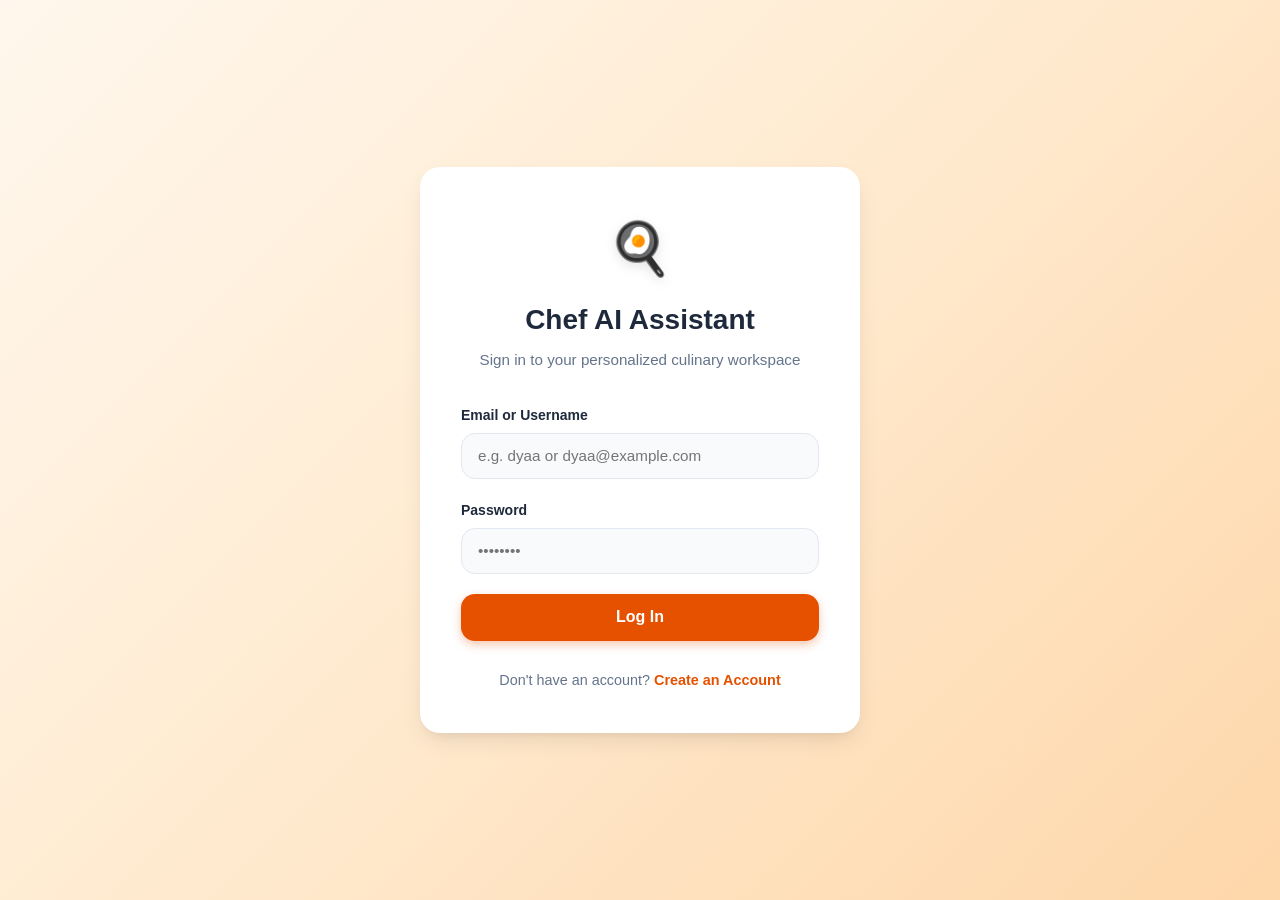
<file: frontend/index.html>
<!DOCTYPE html>
<html lang="en">
<head>
  <meta charset="UTF-8">
  <meta name="viewport" content="width=device-width, initial-scale=1.0">
  <title>Chef AI Assistant 🍳 — Your AI Culinary Companion</title>
  <link rel="stylesheet" href="styles.css">
</head>
<body>
  <div class="app-container">
    <!-- Sidebar -->
    <aside class="sidebar" id="sidebar">
      <div class="sidebar-header">
        <a href="#" class="sidebar-brand">
          <span class="logo">🍳</span>
          <h2>Chef AI</h2>
        </a>
      </div>

      <button id="btnNewChat" class="btn-new-chat">
        <span>+ New Conversation</span>
      </button>

      <div class="sidebar-section-title">My Conversations</div>
      
      <div class="conversations-list" id="conversationsList">
        <!-- Loaded dynamically via app.js -->
      </div>

      <div class="sidebar-footer">
        <div class="user-profile">
          <div class="user-avatar" id="userAvatar">U</div>
          <div class="user-meta">
            <div class="name" id="userName">User</div>
            <div class="email" id="userEmail">user@example.com</div>
          </div>
        </div>
        <button id="btnLogout" class="btn-logout" title="Sign out">Log Out</button>
      </div>
    </aside>

    <!-- Main Chat View -->
    <main class="chat-area">
      <!-- Header -->
      <header class="chat-header">
        <div class="chat-header-title">
          <button id="mobileMenuToggle" class="mobile-menu-toggle" aria-label="Toggle Menu">☰</button>
          <h2 id="currentChatTitle">New Conversation</h2>
          <div class="status-badge">
            <span class="status-dot"></span>
            <span>Chef Ready</span>
          </div>
        </div>
        <div style="display: flex; gap: 0.5rem;">
          <button id="btnSeedSample" class="btn-header-action" title="Load sample recipes like Italian Dinner, Egyptian Food, etc.">
            <span>✨ Sample Chats</span>
          </button>
          <button id="btnLastRecipe" class="btn-header-action" title="Show the latest saved recipe">
            <span>🕘 Last recipe</span>
          </button>
        </div>
      </header>

      <!-- Messages Viewport -->
      <div class="chat-messages" id="chatMessages">
        <!-- Welcome Screen shown by default -->
        <div class="welcome-container" id="welcomeScreen">
          <span class="welcome-icon">🍳</span>
          <h1 class="welcome-title">Welcome to Chef AI!</h1>
          <p class="welcome-subtitle">Your personal culinary assistant. Ask for recipes, ingredient substitutions, or cooking advice.</p>

          <div class="suggestions-grid">
            <div class="suggestion-card" data-prompt="I have chicken, rice and tomatoes. What can I cook?">
              <span class="badge">Pantry Magic</span>
              <p>"I have chicken, rice and tomatoes. What can I cook?"</p>
            </div>
            <div class="suggestion-card" data-prompt="Give me a recipe for lasagna.">
              <span class="badge">Classic Recipe</span>
              <p>"Give me a recipe for lasagna."</p>
            </div>
            <div class="suggestion-card" data-prompt="How can I make this recipe healthier?">
              <span class="badge">Healthy Twist</span>
              <p>"How can I make this recipe healthier?"</p>
            </div>
            <div class="suggestion-card" data-prompt="I don't have an oven. Can I cook it another way?">
              <span class="badge">No Oven</span>
              <p>"I don't have an oven. Can I cook it another way?"</p>
            </div>
            <div class="suggestion-card" data-prompt="What can I use instead of butter?">
              <span class="badge">Substitutions</span>
              <p>"What can I use instead of butter?"</p>
            </div>
            <div class="suggestion-card" data-prompt="How can I make authentic Egyptian Hawawshi at home?">
              <span class="badge">Egyptian Food</span>
              <p>"How can I make authentic Egyptian Hawawshi at home?"</p>
            </div>
            <div class="suggestion-card" id="btnSampleImage">
              <span class="badge">📷 Try an Image</span>
              <p>"What can I cook with the ingredients in this photo?"</p>
            </div>
          </div>
        </div>
      </div>

      <!-- Loading State Indicator -->
      <div class="loading-indicator" id="loadingIndicator">
        <span class="loading-chef-icon">👨🍳</span>
        <span>Chef is cooking...</span>
        <div class="dots-loader">
          <span></span>
          <span></span>
          <span></span>
        </div>
      </div>

      <!-- Chat Input -->
      <footer class="chat-input-wrapper">
        <!-- Attached image preview -->
        <div class="image-preview-chip" id="imagePreviewChip" style="display:none;">
          <img id="imagePreviewThumb" src="" alt="Attached image preview">
          <span class="image-preview-name" id="imagePreviewName">image.jpg</span>
          <button id="btnRemoveImage" class="btn-remove-image" title="Remove image">✕</button>
        </div>

        <div class="chat-input-card">
          <input type="file" id="imageFileInput" accept="image/*" hidden>
          <button id="btnAttachImage" class="btn-attach-image" title="Attach an image for Chef AI to look at">
            <svg width="20" height="20" viewBox="0 0 24 24" fill="none" stroke="currentColor" stroke-width="2.2" stroke-linecap="round" stroke-linejoin="round">
              <path d="M21 15v4a2 2 0 0 1-2 2H5a2 2 0 0 1-2-2V5a2 2 0 0 1 2-2h11"></path>
              <path d="M16 3h5v5"></path>
              <path d="M21 3l-9 9"></path>
            </svg>
          </button>
          <textarea 
            id="chatInput" 
            class="chat-textarea" 
            placeholder="Ask Chef AI for recipes, substitutions, or cooking tips... (or attach a photo)" 
            rows="1"
          ></textarea>
          <button id="btnSendMessage" class="btn-send" title="Send message (Enter)">
            <svg width="20" height="20" viewBox="0 0 24 24" fill="none" stroke="currentColor" stroke-width="2.2" stroke-linecap="round" stroke-linejoin="round">
              <line x1="22" y1="2" x2="11" y2="13"></line>
              <polygon points="22 2 15 22 11 13 2 9 22 2"></polygon>
            </svg>
          </button>
        </div>
        <div class="input-hint">
          Press <strong>Enter</strong> to send, <strong>Shift + Enter</strong> for a new line · 📷 attach a photo of ingredients and Chef AI will look at it
        </div>
      </footer>
    </main>
  </div>

  <!-- Toast Container -->
  <div class="toast-container" id="toastContainer"></div>

  <!-- Scripts -->
  <script src="auth.js"></script>
  <script src="app.js"></script>
</body>
</html>
</file>
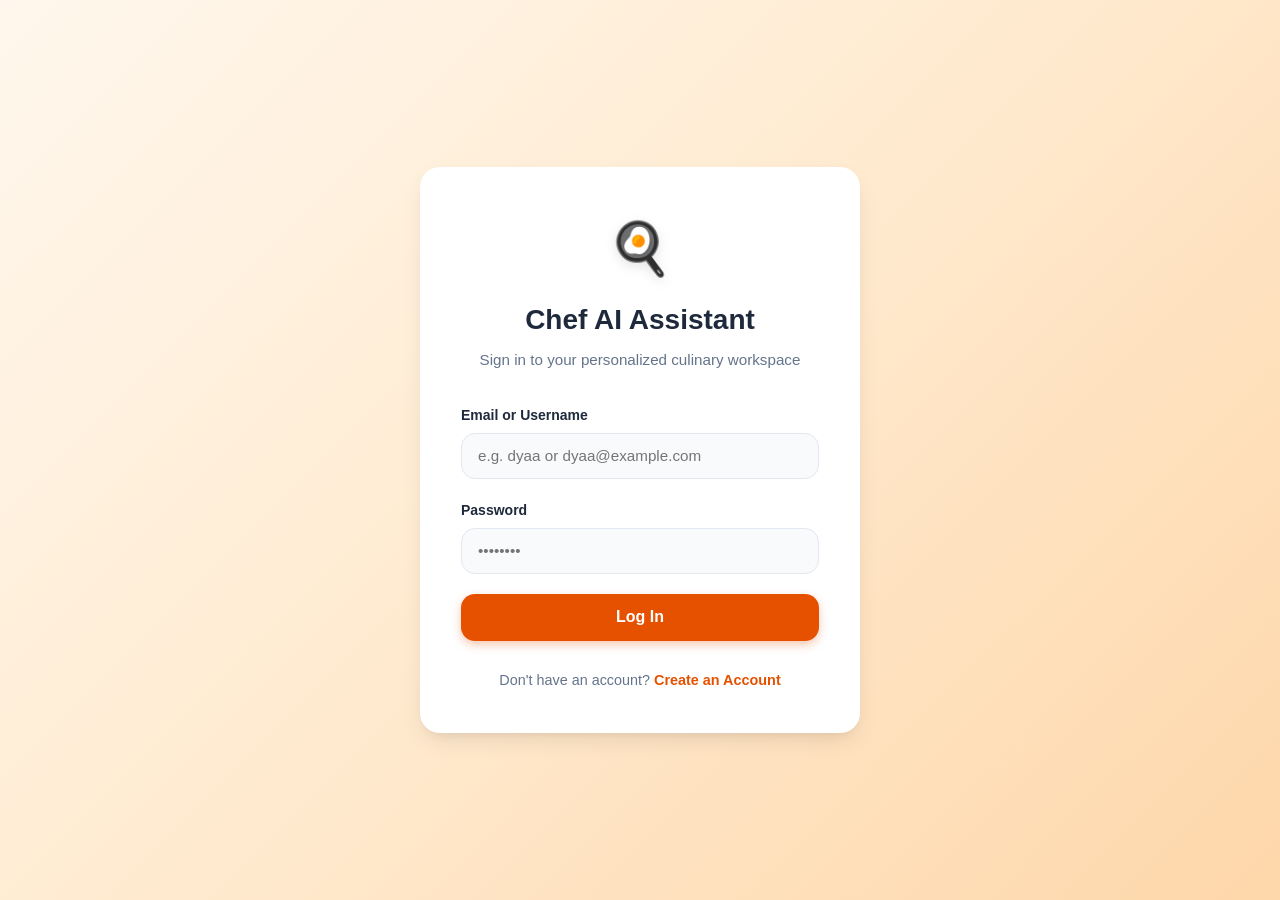
<file: frontend/login.html>
<!DOCTYPE html>
<html lang="en">
<head>
  <meta charset="UTF-8">
  <meta name="viewport" content="width=device-width, initial-scale=1.0">
  <title>Login — Chef AI Assistant 🍳</title>
  <link rel="stylesheet" href="styles.css">
</head>
<body>
  <div class="auth-wrapper">
    <div class="auth-card">
      <div class="auth-header">
        <span class="brand-icon">🍳</span>
        <h1>Chef AI Assistant</h1>
        <p>Sign in to your personalized culinary workspace</p>
      </div>

      <div id="alertBox" class="alert-box alert-error"></div>

      <form id="loginForm">
        <div class="form-group">
          <label for="loginInput">Email or Username</label>
          <input 
            type="text" 
            id="loginInput" 
            class="form-input" 
            placeholder="e.g. dyaa or dyaa@example.com" 
            required 
            autocomplete="username"
          >
        </div>

        <div class="form-group">
          <label for="passwordInput">Password</label>
          <input 
            type="password" 
            id="passwordInput" 
            class="form-input" 
            placeholder="••••••••" 
            required 
            autocomplete="current-password"
          >
        </div>

        <button type="submit" id="submitBtn" class="btn-primary">
          <span>Log In</span>
        </button>
      </form>

      <div class="auth-footer">
        Don't have an account? <a href="register.html">Create an Account</a>
      </div>
    </div>
  </div>

  <script src="auth.js"></script>
  <script>
    // Redirect if already authenticated
    redirectIfAuthenticated();

    const loginForm = document.getElementById('loginForm');
    const loginInput = document.getElementById('loginInput');
    const passwordInput = document.getElementById('passwordInput');
    const submitBtn = document.getElementById('submitBtn');
    const alertBox = document.getElementById('alertBox');

    loginForm.addEventListener('submit', async (e) => {
      e.preventDefault();
      alertBox.style.display = 'none';

      const loginVal = loginInput.value.trim();
      const passVal = passwordInput.value;

      if (!loginVal || !passVal) {
        showAlert('Please fill in all fields.');
        return;
      }

      submitBtn.disabled = true;
      submitBtn.innerHTML = '<span>Signing in... 🍳</span>';

      const result = await loginUser(loginVal, passVal);

      if (result.success) {
        window.location.href = 'index.html';
      } else {
        showAlert(result.error);
        submitBtn.disabled = false;
        submitBtn.innerHTML = '<span>Log In</span>';
      }
    });

    function showAlert(msg) {
      alertBox.textContent = msg;
      alertBox.style.display = 'block';
    }
  </script>
</body>
</html>
</file>
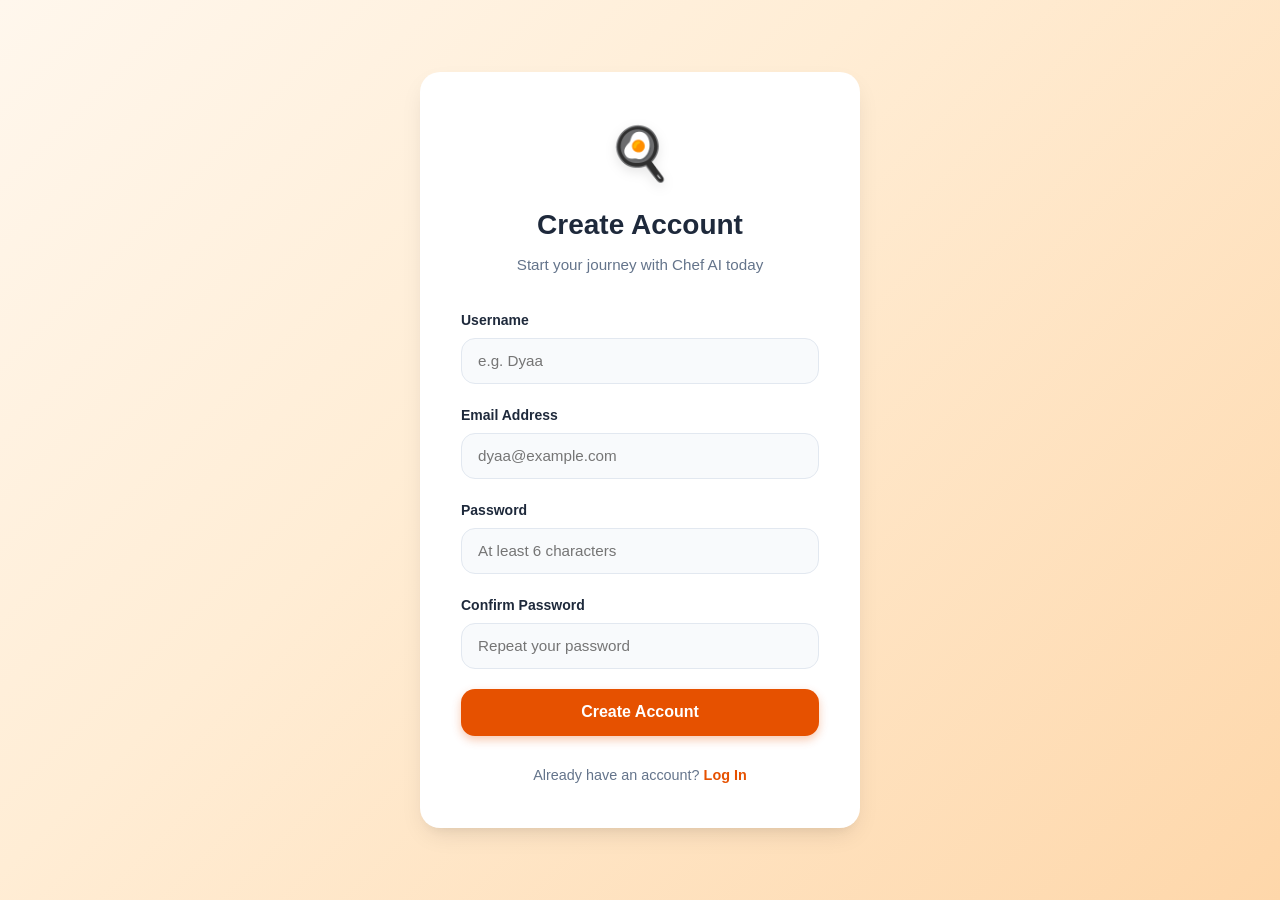
<file: frontend/register.html>
<!DOCTYPE html>
<html lang="en">
<head>
  <meta charset="UTF-8">
  <meta name="viewport" content="width=device-width, initial-scale=1.0">
  <title>Register — Chef AI Assistant 🍳</title>
  <link rel="stylesheet" href="styles.css">
</head>
<body>
  <div class="auth-wrapper">
    <div class="auth-card">
      <div class="auth-header">
        <span class="brand-icon">🍳</span>
        <h1>Create Account</h1>
        <p>Start your journey with Chef AI today</p>
      </div>

      <div id="alertBox" class="alert-box alert-error"></div>

      <form id="registerForm">
        <div class="form-group">
          <label for="usernameInput">Username</label>
          <input 
            type="text" 
            id="usernameInput" 
            class="form-input" 
            placeholder="e.g. Dyaa" 
            minlength="3"
            maxlength="50"
            required 
            autocomplete="username"
          >
        </div>

        <div class="form-group">
          <label for="emailInput">Email Address</label>
          <input 
            type="email" 
            id="emailInput" 
            class="form-input" 
            placeholder="dyaa@example.com" 
            required 
            autocomplete="email"
          >
        </div>

        <div class="form-group">
          <label for="passwordInput">Password</label>
          <input 
            type="password" 
            id="passwordInput" 
            class="form-input" 
            placeholder="At least 6 characters" 
            minlength="6"
            required 
            autocomplete="new-password"
          >
        </div>

        <div class="form-group">
          <label for="confirmPasswordInput">Confirm Password</label>
          <input 
            type="password" 
            id="confirmPasswordInput" 
            class="form-input" 
            placeholder="Repeat your password" 
            minlength="6"
            required 
            autocomplete="new-password"
          >
        </div>

        <button type="submit" id="submitBtn" class="btn-primary">
          <span>Create Account</span>
        </button>
      </form>

      <div class="auth-footer">
        Already have an account? <a href="login.html">Log In</a>
      </div>
    </div>
  </div>

  <script src="auth.js"></script>
  <script>
    redirectIfAuthenticated();

    const form = document.getElementById('registerForm');
    const usernameInput = document.getElementById('usernameInput');
    const emailInput = document.getElementById('emailInput');
    const passwordInput = document.getElementById('passwordInput');
    const confirmPasswordInput = document.getElementById('confirmPasswordInput');
    const submitBtn = document.getElementById('submitBtn');
    const alertBox = document.getElementById('alertBox');

    form.addEventListener('submit', async (e) => {
      e.preventDefault();
      alertBox.style.display = 'none';

      const username = usernameInput.value.trim();
      const email = emailInput.value.trim();
      const password = passwordInput.value;
      const confirmPassword = confirmPasswordInput.value;

      if (password !== confirmPassword) {
        showAlert('Passwords do not match. Please try again.');
        return;
      }

      if (password.length < 6) {
        showAlert('Password must be at least 6 characters long.');
        return;
      }

      submitBtn.disabled = true;
      submitBtn.innerHTML = '<span>Creating account... 🍳</span>';

      const result = await registerUser(username, email, password);

      if (result.success) {
        window.location.href = 'index.html';
      } else {
        showAlert(result.error);
        submitBtn.disabled = false;
        submitBtn.innerHTML = '<span>Create Account</span>';
      }
    });

    function showAlert(msg) {
      alertBox.textContent = msg;
      alertBox.style.display = 'block';
    }
  </script>
</body>
</html>
</file>
<file: frontend/styles.css>
/* ==============================================================================
   Chef AI Assistant 🍳 — Modern Culinary Design System
   ============================================================================== */

:root {
  --primary: #e65100;
  --primary-hover: #ef6c00;
  --primary-light: #fff3e0;
  --primary-glow: rgba(230, 81, 0, 0.25);
  
  --secondary: #2e7d32;
  --secondary-light: #e8f5e9;
  
  --accent: #d84315;
  --accent-gold: #f59e0b;

  --bg-main: #fcfbfa;
  --bg-surface: #ffffff;
  --bg-sidebar: #1e293b;
  --bg-sidebar-hover: #334155;
  --bg-sidebar-active: #0f172a;
  
  --text-dark: #1e293b;
  --text-muted: #64748b;
  --text-light: #f8fafc;
  --text-sidebar-muted: #94a3b8;
  
  --border-light: #e2e8f0;
  --border-focus: #fb923c;
  
  --user-bubble: #f1f5f9;
  --chef-bubble: #ffffff;
  --chef-bubble-border: #fed7aa;
  
  --shadow-sm: 0 1px 3px rgba(0, 0, 0, 0.08);
  --shadow-md: 0 4px 12px rgba(0, 0, 0, 0.08);
  --shadow-lg: 0 10px 25px -5px rgba(0, 0, 0, 0.1), 0 8px 10px -6px rgba(0, 0, 0, 0.05);

  --radius-sm: 8px;
  --radius-md: 14px;
  --radius-lg: 20px;
  --radius-full: 9999px;

  --font-family: 'Segoe UI', -apple-system, BlinkMacSystemFont, Roboto, Helvetica, Arial, sans-serif;
}

* {
  box-sizing: border-box;
  margin: 0;
  padding: 0;
}

body {
  font-family: var(--font-family);
  background-color: var(--bg-main);
  color: var(--text-dark);
  line-height: 1.6;
  min-height: 100vh;
  -webkit-font-smoothing: antialiased;
}

/* ==============================================================================
   Authentication Pages (Login & Register)
   ============================================================================== */

.auth-wrapper {
  min-height: 100vh;
  display: flex;
  align-items: center;
  justify-content: center;
  background: linear-gradient(135deg, #fff7ed 0%, #ffedd5 40%, #fed7aa 100%);
  padding: 1.5rem;
}

.auth-card {
  background: var(--bg-surface);
  width: 100%;
  max-width: 440px;
  border-radius: var(--radius-lg);
  padding: 2.5rem;
  box-shadow: var(--shadow-lg);
  border: 1px solid rgba(255, 255, 255, 0.8);
}

.auth-header {
  text-align: center;
  margin-bottom: 2rem;
}

.brand-icon {
  font-size: 3.2rem;
  display: inline-block;
  margin-bottom: 0.5rem;
  filter: drop-shadow(0 4px 6px rgba(0,0,0,0.1));
}

.auth-header h1 {
  font-size: 1.75rem;
  color: var(--text-dark);
  font-weight: 700;
  margin-bottom: 0.3rem;
}

.auth-header p {
  color: var(--text-muted);
  font-size: 0.95rem;
}

.form-group {
  margin-bottom: 1.25rem;
}

.form-group label {
  display: block;
  font-size: 0.875rem;
  font-weight: 600;
  color: var(--text-dark);
  margin-bottom: 0.4rem;
}

.form-input {
  width: 100%;
  padding: 0.85rem 1rem;
  border: 1.5px solid var(--border-light);
  border-radius: var(--radius-md);
  font-size: 0.95rem;
  font-family: inherit;
  background: #f8fafc;
  transition: all 0.2s ease;
}

.form-input:focus {
  outline: none;
  background: #fff;
  border-color: var(--primary);
  box-shadow: 0 0 0 3px var(--primary-glow);
}

.btn-primary {
  width: 100%;
  padding: 0.9rem 1.25rem;
  background: var(--primary);
  color: #fff;
  border: none;
  border-radius: var(--radius-md);
  font-size: 1rem;
  font-weight: 600;
  cursor: pointer;
  display: flex;
  align-items: center;
  justify-content: center;
  gap: 0.5rem;
  transition: all 0.2s ease;
  box-shadow: 0 4px 10px rgba(230, 81, 0, 0.3);
}

.btn-primary:hover:not(:disabled) {
  background: var(--primary-hover);
  transform: translateY(-1px);
  box-shadow: 0 6px 14px rgba(230, 81, 0, 0.35);
}

.btn-primary:disabled {
  opacity: 0.65;
  cursor: not-allowed;
  transform: none;
}

.auth-footer {
  text-align: center;
  margin-top: 1.75rem;
  font-size: 0.9rem;
  color: var(--text-muted);
}

.auth-footer a {
  color: var(--primary);
  font-weight: 600;
  text-decoration: none;
}

.auth-footer a:hover {
  text-decoration: underline;
}

.alert-box {
  padding: 0.85rem 1rem;
  border-radius: var(--radius-md);
  font-size: 0.9rem;
  margin-bottom: 1.25rem;
  display: none;
}

.alert-error {
  background: #fef2f2;
  color: #b91c1c;
  border: 1px solid #fecaca;
}

.alert-success {
  background: #ecfdf5;
  color: #047857;
  border: 1px solid #a7f3d0;
}

/* ==============================================================================
   Main Chat Application Layout
   ============================================================================== */

.app-container {
  display: flex;
  height: 100vh;
  width: 100vw;
  overflow: hidden;
  background: var(--bg-main);
}

/* Sidebar */
.sidebar {
  width: 320px;
  background: var(--bg-sidebar);
  color: var(--text-light);
  display: flex;
  flex-direction: column;
  flex-shrink: 0;
  transition: transform 0.3s ease;
  z-index: 100;
  border-right: 1px solid #334155;
}

.sidebar-header {
  padding: 1.5rem 1.25rem 1rem;
  display: flex;
  align-items: center;
  justify-content: space-between;
  border-bottom: 1px solid #334155;
}

.sidebar-brand {
  display: flex;
  align-items: center;
  gap: 0.75rem;
  text-decoration: none;
  color: #fff;
}

.sidebar-brand span.logo {
  font-size: 1.8rem;
}

.sidebar-brand h2 {
  font-size: 1.15rem;
  font-weight: 700;
  letter-spacing: -0.2px;
}

.btn-new-chat {
  margin: 1rem 1.25rem;
  padding: 0.8rem 1rem;
  background: linear-gradient(135deg, var(--primary) 0%, #ea580c 100%);
  color: #fff;
  border: none;
  border-radius: var(--radius-md);
  font-weight: 600;
  font-size: 0.95rem;
  cursor: pointer;
  display: flex;
  align-items: center;
  justify-content: center;
  gap: 0.6rem;
  transition: all 0.2s ease;
  box-shadow: 0 4px 10px rgba(0,0,0,0.2);
}

.btn-new-chat:hover {
  transform: translateY(-1px);
  filter: brightness(1.1);
}

.sidebar-section-title {
  padding: 0.5rem 1.25rem;
  font-size: 0.75rem;
  text-transform: uppercase;
  letter-spacing: 0.05em;
  color: var(--text-sidebar-muted);
  font-weight: 700;
}

.conversations-list {
  flex: 1;
  overflow-y: auto;
  padding: 0 0.75rem;
}

.conversation-item {
  display: flex;
  align-items: center;
  justify-content: space-between;
  padding: 0.75rem 0.9rem;
  margin-bottom: 0.35rem;
  border-radius: var(--radius-md);
  color: var(--text-sidebar-muted);
  cursor: pointer;
  transition: all 0.2s ease;
  user-select: none;
}

.conversation-item:hover {
  background: var(--bg-sidebar-hover);
  color: #fff;
}

.conversation-item.active {
  background: var(--bg-sidebar-active);
  color: #fff;
  border-left: 3px solid var(--primary);
  font-weight: 600;
}

.conversation-info {
  display: flex;
  align-items: center;
  gap: 0.65rem;
  overflow: hidden;
  text-overflow: ellipsis;
  white-space: nowrap;
  flex: 1;
}

.conversation-info span.title {
  overflow: hidden;
  text-overflow: ellipsis;
  white-space: nowrap;
  font-size: 0.92rem;
}

.conversation-actions {
  display: flex;
  align-items: center;
  gap: 0.3rem;
  opacity: 0;
  transition: opacity 0.2s ease;
}

.conversation-item:hover .conversation-actions {
  opacity: 1;
}

.btn-delete-conv {
  background: transparent;
  border: none;
  color: #94a3b8;
  cursor: pointer;
  padding: 0.25rem 0.4rem;
  border-radius: var(--radius-sm);
  font-size: 0.85rem;
  transition: all 0.15s ease;
}

.btn-delete-conv:hover {
  color: #f87171;
  background: rgba(239, 68, 68, 0.15);
}

.sidebar-footer {
  padding: 1rem 1.25rem;
  border-top: 1px solid #334155;
  background: #0f172a;
  display: flex;
  align-items: center;
  justify-content: space-between;
}

.user-profile {
  display: flex;
  align-items: center;
  gap: 0.75rem;
  overflow: hidden;
}

.user-avatar {
  width: 38px;
  height: 38px;
  border-radius: var(--radius-full);
  background: linear-gradient(135deg, #f97316, #ea580c);
  color: white;
  display: flex;
  align-items: center;
  justify-content: center;
  font-weight: 700;
  font-size: 1rem;
  flex-shrink: 0;
}

.user-meta {
  overflow: hidden;
}

.user-meta .name {
  color: #fff;
  font-size: 0.9rem;
  font-weight: 600;
  overflow: hidden;
  text-overflow: ellipsis;
  white-space: nowrap;
}

.user-meta .email {
  color: var(--text-sidebar-muted);
  font-size: 0.75rem;
  overflow: hidden;
  text-overflow: ellipsis;
  white-space: nowrap;
}

.btn-logout {
  background: transparent;
  border: 1px solid #334155;
  color: #94a3b8;
  padding: 0.4rem 0.65rem;
  border-radius: var(--radius-sm);
  cursor: pointer;
  font-size: 0.82rem;
  transition: all 0.2s ease;
}

.btn-logout:hover {
  background: #334155;
  color: #fff;
}

/* Chat Main Area */
.chat-area {
  flex: 1;
  display: flex;
  flex-direction: column;
  height: 100vh;
  position: relative;
  background: #fafaf9;
}

.chat-header {
  padding: 1rem 1.5rem;
  background: var(--bg-surface);
  border-bottom: 1px solid var(--border-light);
  display: flex;
  align-items: center;
  justify-content: space-between;
  box-shadow: var(--shadow-sm);
  z-index: 10;
}

.chat-header-title {
  display: flex;
  align-items: center;
  gap: 0.75rem;
}

.chat-header-title h2 {
  font-size: 1.15rem;
  font-weight: 700;
  color: var(--text-dark);
}

.status-badge {
  display: inline-flex;
  align-items: center;
  gap: 0.35rem;
  padding: 0.25rem 0.65rem;
  background: var(--secondary-light);
  color: var(--secondary);
  border-radius: var(--radius-full);
  font-size: 0.75rem;
  font-weight: 600;
}

.status-dot {
  width: 7px;
  height: 7px;
  border-radius: 50%;
  background: #16a34a;
}

.mobile-menu-toggle {
  display: none;
  background: none;
  border: none;
  font-size: 1.4rem;
  color: var(--text-dark);
  cursor: pointer;
}

.btn-header-action {
  background: #f8fafc;
  border: 1px solid var(--border-light);
  padding: 0.45rem 0.85rem;
  border-radius: var(--radius-md);
  font-size: 0.85rem;
  font-weight: 600;
  color: var(--text-muted);
  cursor: pointer;
  transition: all 0.2s ease;
}

.btn-header-action:hover {
  background: #f1f5f9;
  color: var(--text-dark);
}

/* Messages Viewport */
.chat-messages {
  flex: 1;
  overflow-y: auto;
  padding: 2rem 2.5rem;
  display: flex;
  flex-direction: column;
  gap: 1.5rem;
}

/* Welcome Screen */
.welcome-container {
  max-width: 680px;
  margin: auto;
  text-align: center;
  padding: 2rem 1rem;
}

.welcome-icon {
  font-size: 4rem;
  margin-bottom: 1rem;
  display: inline-block;
  animation: bounce 2s infinite;
}

@keyframes bounce {
  0%, 100% { transform: translateY(0); }
  50% { transform: translateY(-8px); }
}

.welcome-title {
  font-size: 1.85rem;
  font-weight: 800;
  color: var(--text-dark);
  margin-bottom: 0.5rem;
}

.welcome-subtitle {
  color: var(--text-muted);
  font-size: 1rem;
  margin-bottom: 2rem;
}

.suggestions-grid {
  display: grid;
  grid-template-columns: repeat(auto-fit, minmax(260px, 1fr));
  gap: 1rem;
  text-align: left;
}

.suggestion-card {
  background: var(--bg-surface);
  border: 1px solid var(--border-light);
  border-radius: var(--radius-md);
  padding: 1rem 1.15rem;
  cursor: pointer;
  transition: all 0.2s ease;
  box-shadow: var(--shadow-sm);
  display: flex;
  flex-direction: column;
  gap: 0.4rem;
}

.suggestion-card:hover {
  border-color: var(--primary);
  transform: translateY(-2px);
  box-shadow: var(--shadow-md);
  background: #fffbf7;
}

.suggestion-card span.badge {
  font-size: 0.75rem;
  font-weight: 700;
  color: var(--primary);
  text-transform: uppercase;
}

.suggestion-card p {
  font-size: 0.92rem;
  color: var(--text-dark);
  font-weight: 500;
}

/* Message Rows */
.message-row {
  display: flex;
  gap: 1rem;
  max-width: 860px;
  width: 100%;
}

.message-row.user {
  align-self: flex-end;
  flex-direction: row-reverse;
}

.message-row.assistant {
  align-self: flex-start;
}

.message-avatar {
  width: 38px;
  height: 38px;
  border-radius: var(--radius-full);
  display: flex;
  align-items: center;
  justify-content: center;
  font-size: 1.25rem;
  flex-shrink: 0;
  box-shadow: var(--shadow-sm);
}

.message-row.user .message-avatar {
  background: #0284c7;
  color: white;
  font-size: 0.9rem;
  font-weight: 700;
}

.message-row.assistant .message-avatar {
  background: #fff7ed;
  border: 1.5px solid #fdba74;
}

.message-content {
  padding: 1.15rem 1.4rem;
  border-radius: var(--radius-lg);
  font-size: 0.98rem;
  line-height: 1.65;
  box-shadow: var(--shadow-sm);
  position: relative;
  word-break: break-word;
}

.message-row.user .message-content {
  background: #1e293b;
  color: #ffffff;
  border-top-right-radius: 4px;
}

.message-row.assistant .message-content {
  background: var(--chef-bubble);
  border: 1px solid var(--chef-bubble-border);
  color: var(--text-dark);
  border-top-left-radius: 4px;
}

/* Markdown formatting inside Chef messages */
.message-content h1, 
.message-content h2, 
.message-content h3 {
  margin-top: 1rem;
  margin-bottom: 0.5rem;
  color: #9a3412;
  font-weight: 700;
}

.message-content h1:first-child,
.message-content h2:first-child,
.message-content h3:first-child {
  margin-top: 0;
}

.message-content h1 { font-size: 1.35rem; }
.message-content h2 { font-size: 1.2rem; }
.message-content h3 { font-size: 1.05rem; }

.message-content ul, 
.message-content ol {
  margin: 0.6rem 0 0.8rem 1.4rem;
}

.message-content li {
  margin-bottom: 0.35rem;
}

.message-content strong {
  color: #1e293b;
}

.message-content hr {
  border: 0;
  height: 1px;
  background: #fed7aa;
  margin: 1rem 0;
}

/* Human-in-the-Loop: Recipe Save Approval */
.recipe-approval-box {
  margin-top: 1rem;
  padding: 0.9rem 1rem;
  background: #fff7ed;
  border: 1.5px dashed #fdba74;
  border-radius: var(--radius-md);
}

.recipe-approval-label {
  font-size: 0.92rem;
  font-weight: 600;
  color: #9a3412;
  margin-bottom: 0.65rem;
}

.recipe-approval-actions {
  display: flex;
  gap: 0.6rem;
  flex-wrap: wrap;
}

.recipe-approval-btn {
  padding: 0.5rem 1rem;
  border-radius: var(--radius-md);
  font-size: 0.88rem;
  font-weight: 600;
  cursor: pointer;
  border: 1.5px solid transparent;
  transition: all 0.2s ease;
}

.recipe-approval-btn.approve {
  background: var(--secondary);
  color: #fff;
}

.recipe-approval-btn.approve:hover:not(:disabled) {
  background: #256628;
}

.recipe-approval-btn.reject {
  background: #fff;
  color: #b91c1c;
  border-color: #fca5a5;
}

.recipe-approval-btn.reject:hover:not(:disabled) {
  background: #fef2f2;
}

.recipe-approval-btn:disabled {
  opacity: 0.6;
  cursor: not-allowed;
}

/* Chef Tips box */
.message-content blockquote {
  background: #fffbeb;
  border-left: 4px solid var(--accent-gold);
  padding: 0.65rem 1rem;
  margin: 0.85rem 0;
  border-radius: 0 var(--radius-md) var(--radius-md) 0;
  font-size: 0.92rem;
}

/* Loading State Indicator */
.loading-indicator {
  display: none;
  align-items: center;
  gap: 0.75rem;
  padding: 0.9rem 1.25rem;
  background: #fff7ed;
  border: 1px solid #ffedd5;
  border-radius: var(--radius-md);
  max-width: 320px;
  margin-left: 3.5rem;
  box-shadow: var(--shadow-sm);
}

.loading-indicator.active {
  display: flex;
}

.loading-chef-icon {
  font-size: 1.4rem;
  animation: spin 3s infinite linear;
}

@keyframes spin {
  0% { transform: rotate(0deg); }
  50% { transform: rotate(15deg); }
  100% { transform: rotate(0deg); }
}

.dots-loader {
  display: inline-flex;
  gap: 4px;
}

.dots-loader span {
  width: 6px;
  height: 6px;
  background: var(--primary);
  border-radius: 50%;
  animation: pulse 1.4s infinite ease-in-out both;
}

.dots-loader span:nth-child(1) { animation-delay: -0.32s; }
.dots-loader span:nth-child(2) { animation-delay: -0.16s; }

@keyframes pulse {
  0%, 80%, 100% { transform: scale(0); }
  40% { transform: scale(1); }
}

/* Input Area */
.chat-input-wrapper {
  padding: 1.25rem 2rem;
  background: var(--bg-surface);
  border-top: 1px solid var(--border-light);
}

.chat-input-card {
  background: #f8fafc;
  border: 1.5px solid var(--border-light);
  border-radius: var(--radius-lg);
  padding: 0.75rem 1rem;
  display: flex;
  align-items: flex-end;
  gap: 0.75rem;
  box-shadow: var(--shadow-sm);
  transition: all 0.2s ease;
}

.chat-input-card:focus-within {
  background: #ffffff;
  border-color: var(--primary);
  box-shadow: 0 0 0 3px var(--primary-glow);
}

.chat-textarea {
  flex: 1;
  border: none;
  background: transparent;
  resize: none;
  font-family: inherit;
  font-size: 0.98rem;
  line-height: 1.5;
  color: var(--text-dark);
  max-height: 160px;
  min-height: 24px;
  outline: none;
}

.chat-textarea::placeholder {
  color: #94a3b8;
}

.btn-attach-image {
  background: transparent;
  color: var(--text-muted);
  border: none;
  width: 38px;
  height: 38px;
  border-radius: var(--radius-md);
  cursor: pointer;
  display: flex;
  align-items: center;
  justify-content: center;
  flex-shrink: 0;
  transition: all 0.2s ease;
}

.btn-attach-image:hover {
  background: #eef2f7;
  color: var(--primary);
}

.image-preview-chip {
  display: flex;
  align-items: center;
  gap: 0.6rem;
  background: #f8fafc;
  border: 1.5px solid var(--border-light);
  border-radius: var(--radius-md);
  padding: 0.4rem 0.7rem;
  margin-bottom: 0.6rem;
  max-width: fit-content;
}

.image-preview-chip img {
  width: 36px;
  height: 36px;
  object-fit: cover;
  border-radius: 6px;
  border: 1px solid var(--border-light);
}

.image-preview-name {
  font-size: 0.82rem;
  color: var(--text-muted);
  max-width: 180px;
  overflow: hidden;
  text-overflow: ellipsis;
  white-space: nowrap;
}

.btn-remove-image {
  background: transparent;
  border: none;
  color: #94a3b8;
  cursor: pointer;
  font-size: 0.9rem;
  padding: 0.15rem 0.4rem;
  border-radius: 50%;
  line-height: 1;
}

.btn-remove-image:hover {
  background: #fee2e2;
  color: #dc2626;
}

/* Image bubbles inside chat messages */
.message-content img.message-image {
  max-width: 260px;
  max-height: 260px;
  border-radius: var(--radius-md);
  display: block;
  margin-bottom: 0.5rem;
  object-fit: cover;
  box-shadow: var(--shadow-sm);
}

.btn-send {
  background: var(--primary);
  color: white;
  border: none;
  width: 42px;
  height: 42px;
  border-radius: var(--radius-md);
  cursor: pointer;
  display: flex;
  align-items: center;
  justify-content: center;
  flex-shrink: 0;
  transition: all 0.2s ease;
  box-shadow: 0 2px 6px rgba(230, 81, 0, 0.3);
}

.btn-send:hover:not(:disabled) {
  background: var(--primary-hover);
  transform: translateY(-1px);
}

.btn-send:disabled {
  opacity: 0.5;
  cursor: not-allowed;
  transform: none;
}

.input-hint {
  font-size: 0.75rem;
  color: var(--text-muted);
  margin-top: 0.4rem;
  text-align: center;
}

/* Toast Notification */
.toast-container {
  position: fixed;
  top: 1.5rem;
  right: 1.5rem;
  z-index: 1000;
  display: flex;
  flex-direction: column;
  gap: 0.5rem;
}

.toast {
  padding: 0.85rem 1.25rem;
  border-radius: var(--radius-md);
  background: #1e293b;
  color: white;
  font-size: 0.9rem;
  box-shadow: var(--shadow-lg);
  display: flex;
  align-items: center;
  gap: 0.6rem;
  animation: slideIn 0.3s ease;
  max-width: 360px;
}

.toast.error {
  background: #b91c1c;
}

.toast.success {
  background: #15803d;
}

@keyframes slideIn {
  from { transform: translateX(100%); opacity: 0; }
  to { transform: translateX(0); opacity: 1; }
}

/* ==============================================================================
   Responsive Design
   ============================================================================== */

@media (max-width: 860px) {
  .sidebar {
    position: fixed;
    top: 0;
    bottom: 0;
    left: 0;
    transform: translateX(-100%);
    box-shadow: var(--shadow-lg);
  }

  .sidebar.open {
    transform: translateX(0);
  }

  .mobile-menu-toggle {
    display: block;
  }

  .chat-messages {
    padding: 1.25rem 1rem;
  }

  .chat-input-wrapper {
    padding: 1rem;
  }

  .suggestions-grid {
    grid-template-columns: 1fr;
  }
}
</file>
